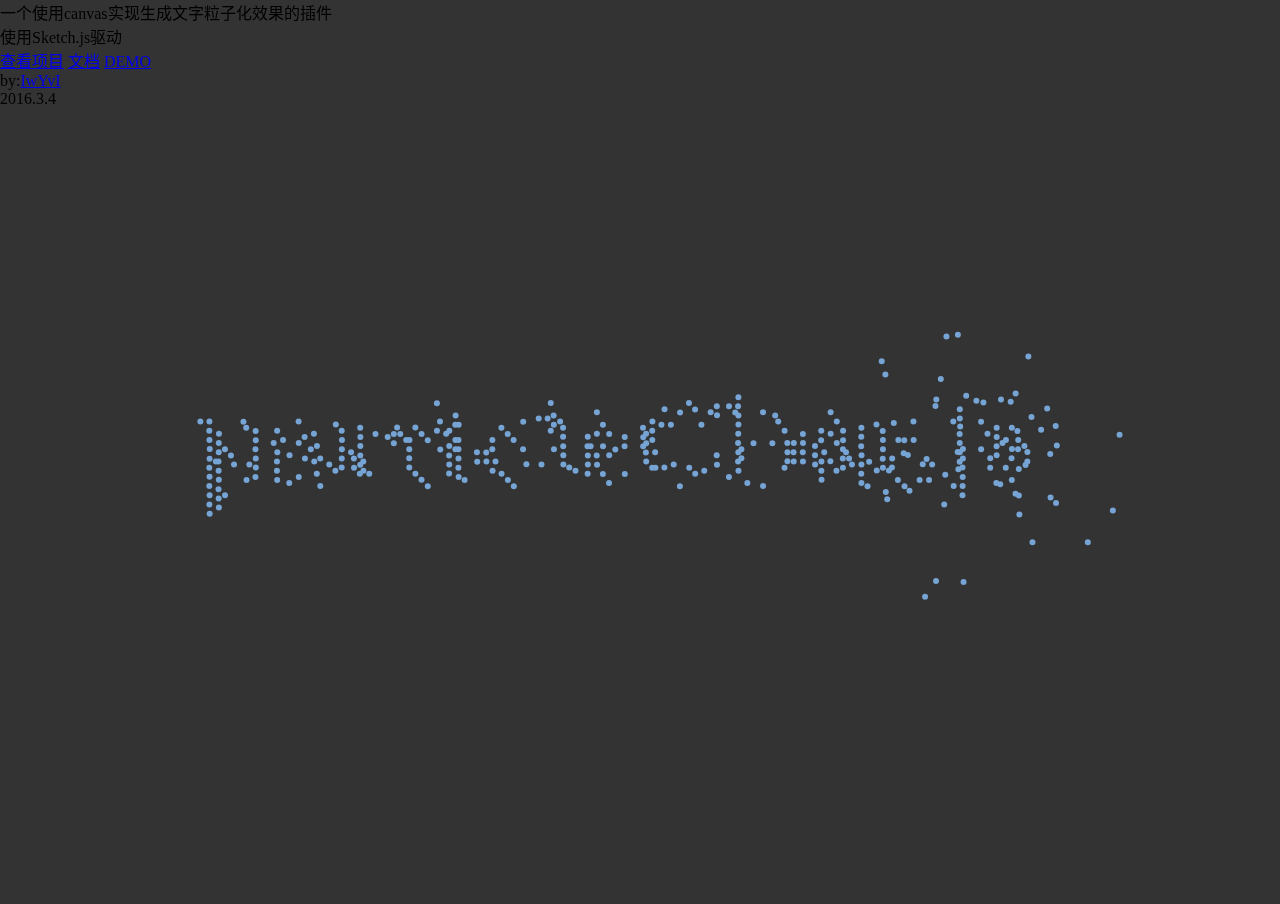
<file: index.html>
<!doctype html>
<html lang="zh-cn">
<head>
	<meta charset="UTF-8">
	<meta name="format-detection" content="telephone=no"/>
	<meta name="apple-mobile-app-status-bar-style" content="black" />
	<meta name="apple-touch-fullscreen" content="YES" />
	<meta name="apple-mobile-web-app-capable" content="yes" />
	<meta name="viewport" content="width=device-width, initial-scale=1.0,  minimum-scale=1.0, maximum-scale=1.0" />
	<title>particleChar.js</title>
	<link rel="stylesheet" href="css/main.css">
	<script src="js/sketch.min.js"></script>
	<script src="js/particleChar.js"></script>
</head>
<body>
	<div id="particleChar"></div>
	<div id="container">
		<div class="cardwrap">
			<div class="card">
				<div class="detail">
					<p>一个使用canvas实现生成文字粒子化效果的插件</p>
					<p>使用Sketch.js驱动</p>
				</div>
				<a href="https://github.com/IwYvI/particleChar" class="button">查看项目</a>
				<a href="doc.html" class="button">文档</a>
				<a href="demo.html" class="button">DEMO</a>
				<div class="copyright">
					<p>by:<a href="https://github.com/IwYvI">IwYvI</a></p>
					<p>2016.3.4</p>
				</div>
			</div>
		</div>
	</div>

	<script src="js/main.js"></script>
</body>
</file>
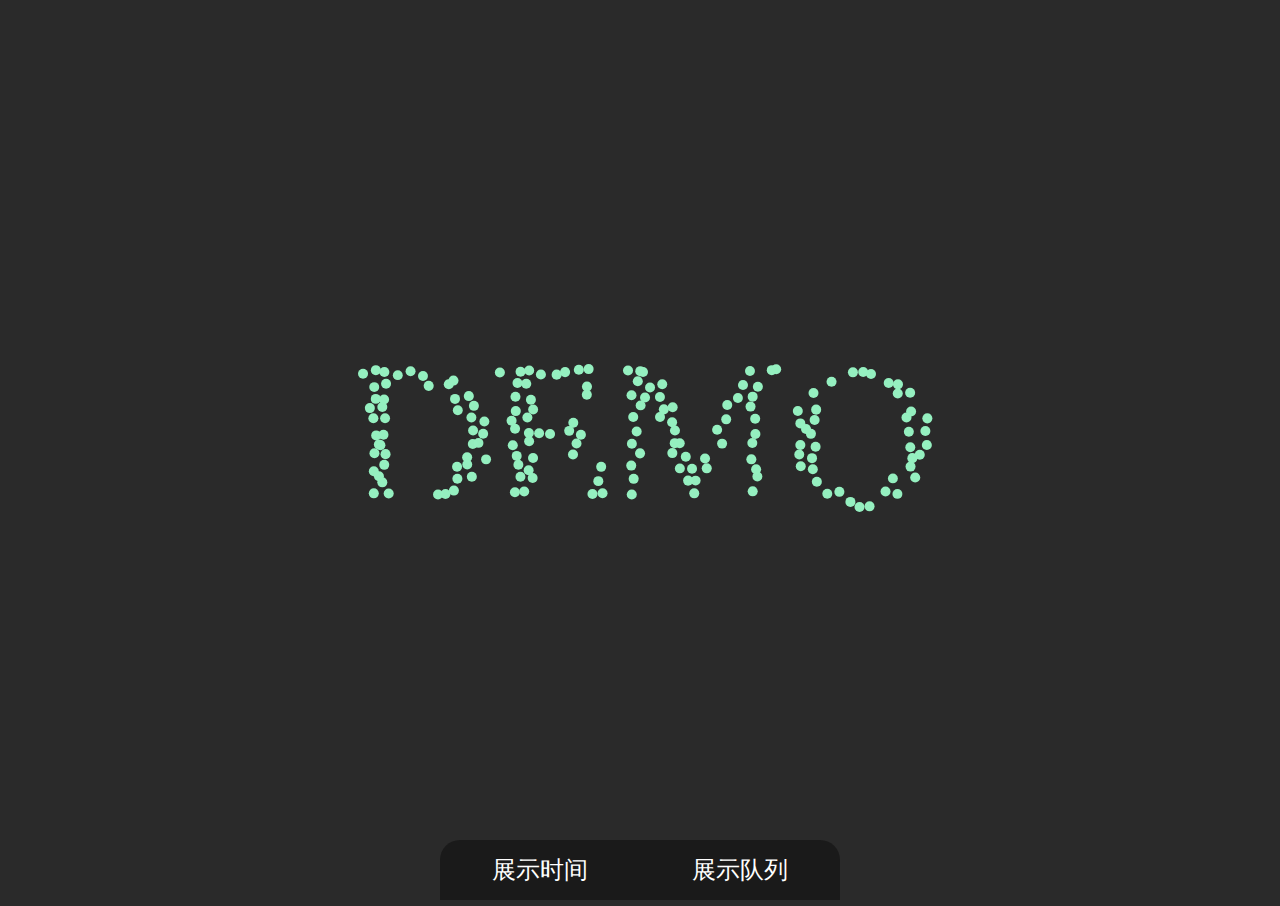
<file: demo.html>
<!doctype html>
<html lang="zh">
<head>
	<meta charset="UTF-8">
	<meta name="format-detection" content="telephone=no"/>
	<meta name="apple-mobile-app-status-bar-style" content="black" />
	<meta name="apple-touch-fullscreen" content="YES" />
	<meta name="apple-mobile-web-app-capable" content="yes" />
	<meta name="viewport" content="width=device-width, initial-scale=1.0,  minimum-scale=1.0, maximum-scale=1.0" />
	<title>文字粒子化</title>
	<link rel="stylesheet" href="css/demo.css">
	<body>
		<div id="particleChar"></div>
		<div class="select">
			<div class="leftpart" id="time">展示时间</div>
			<div class="rightpart" id="queue">展示队列</div>
		</div>
		<script src="js/sketch.min.js"></script>
		<script src="js/particleChar.js"></script>
		<script src="js/demo.js"></script>
	</body>
</head>
</file>
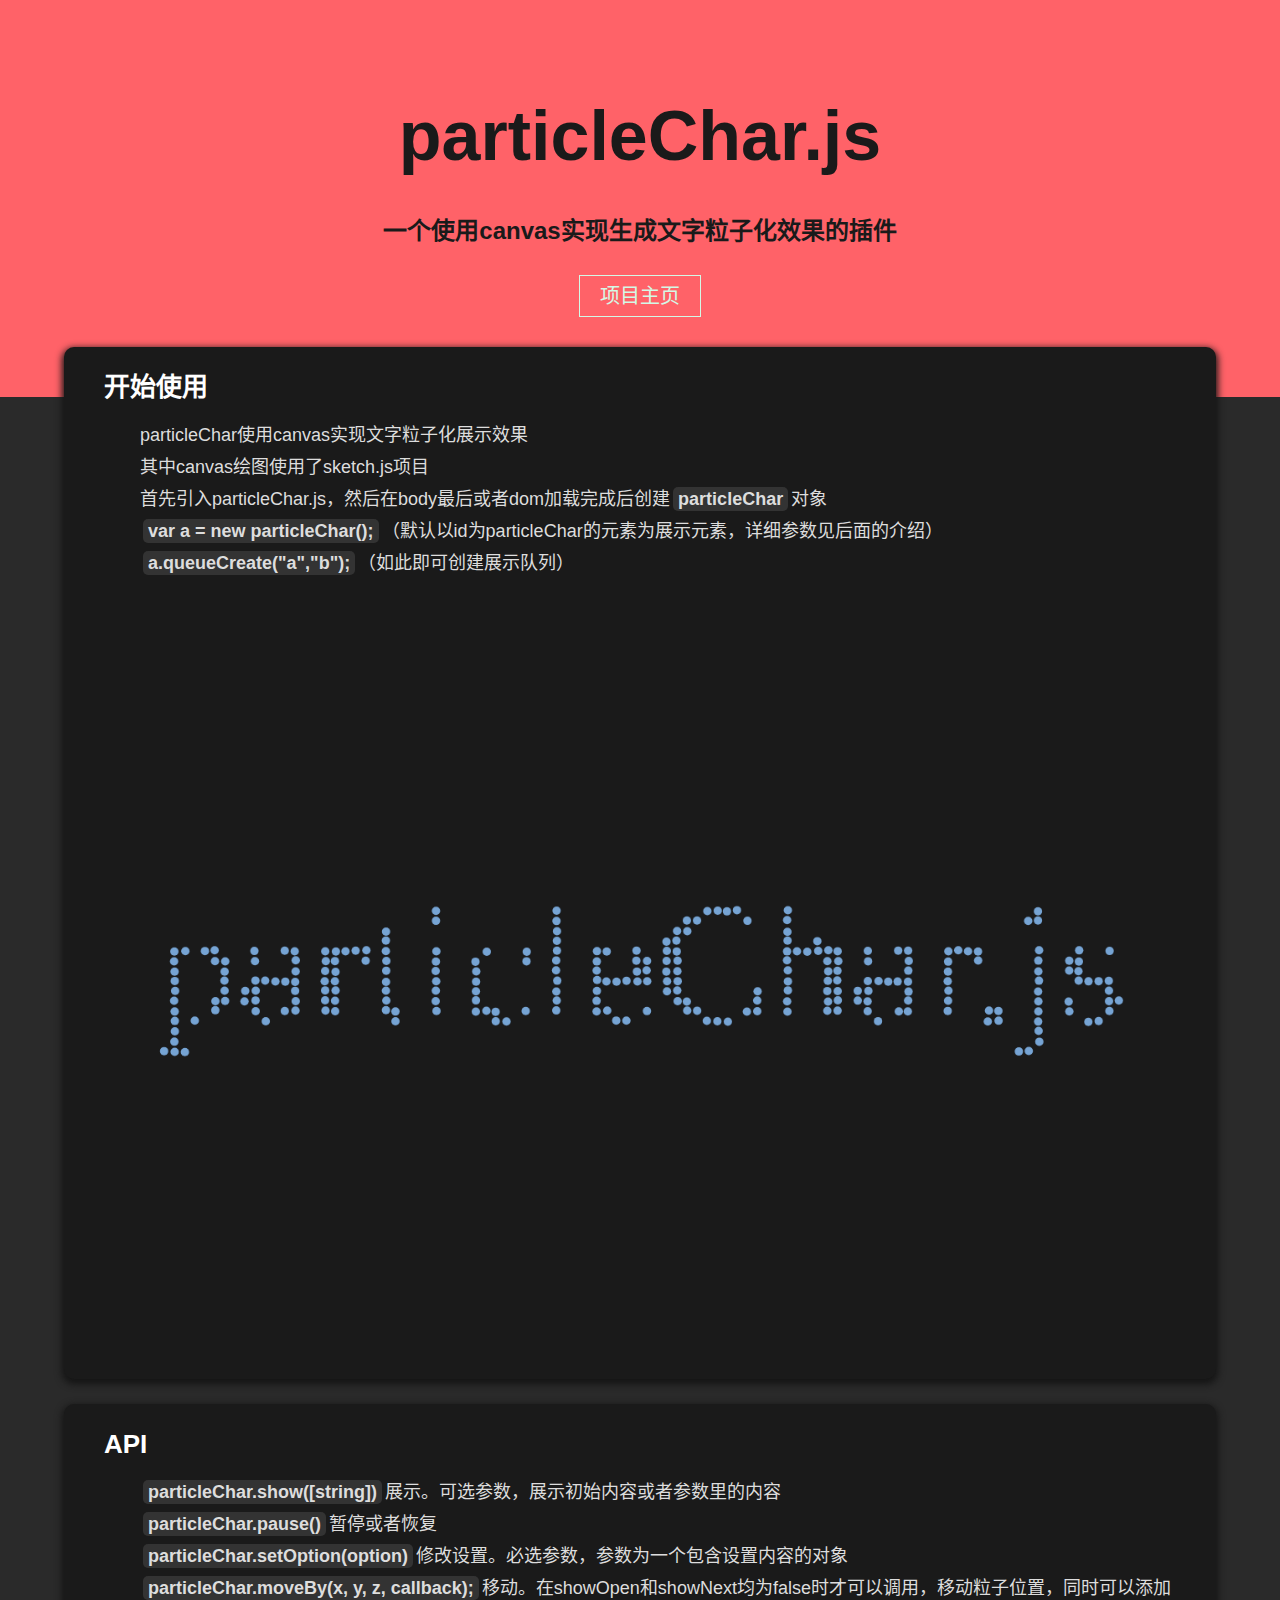
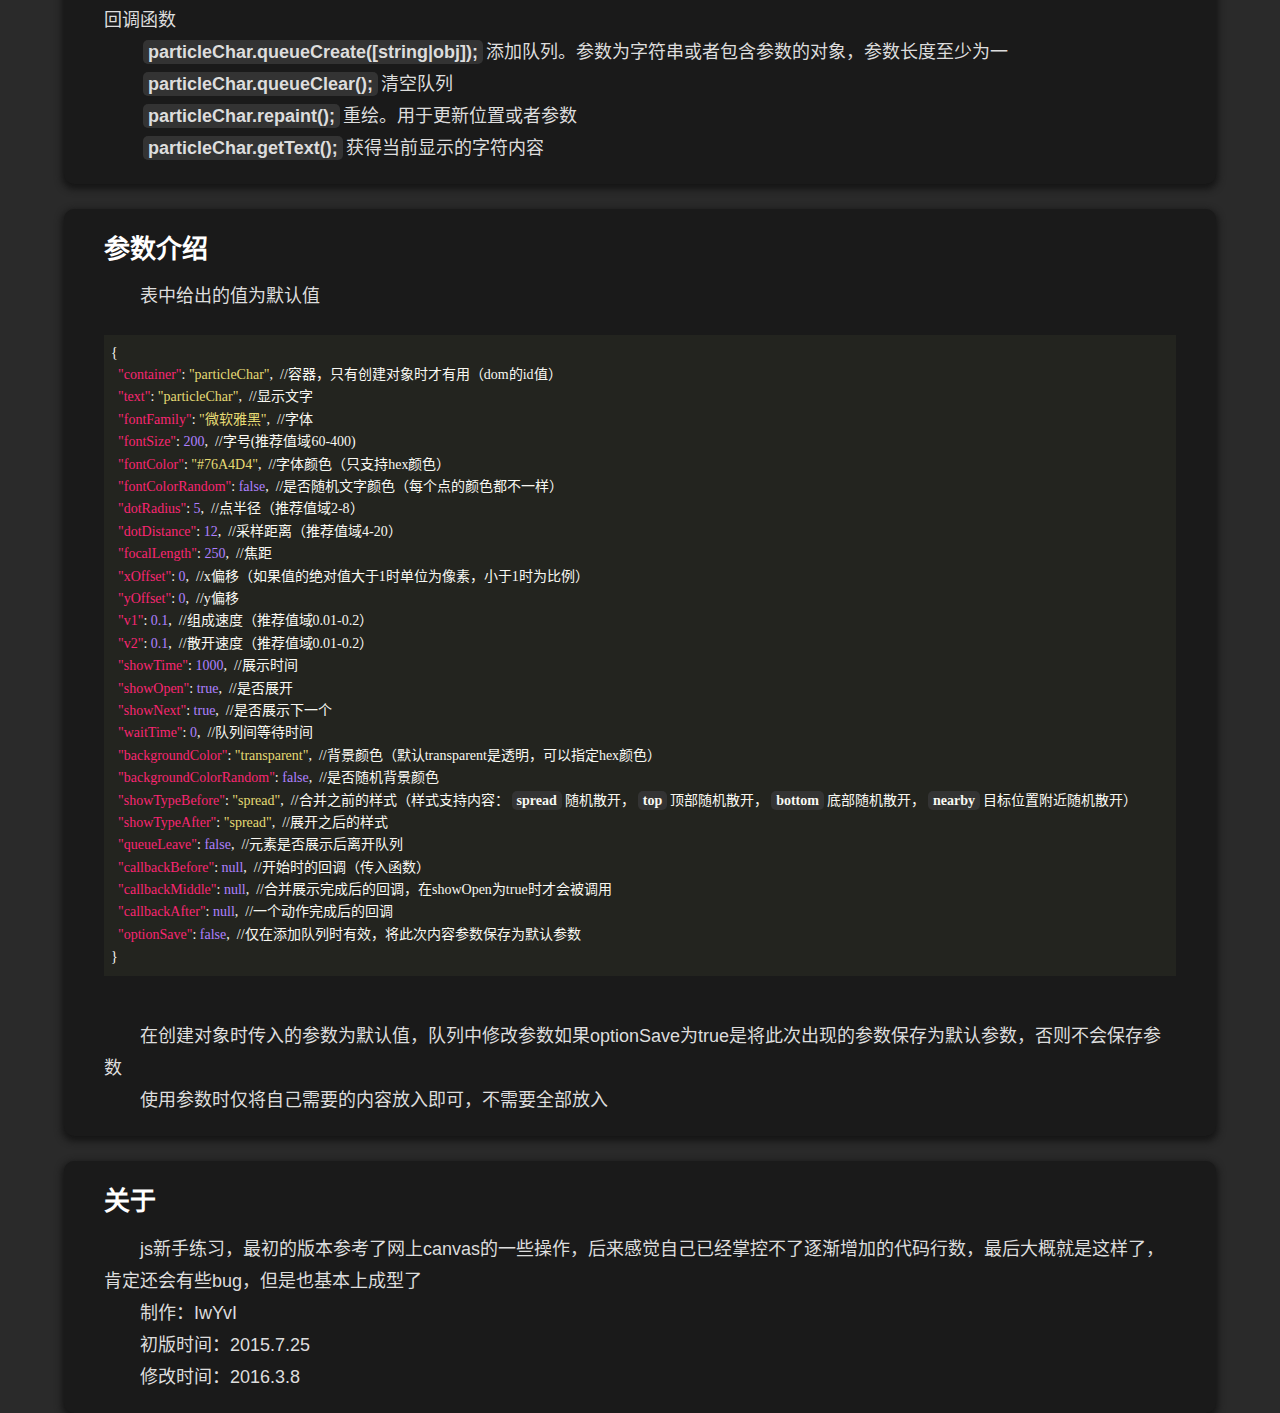
<file: doc.html>
<!doctype html>
<html lang="zh-cn">
<head>
	<meta charset="UTF-8">
	<meta name="format-detection" content="telephone=no"/>
	<meta name="apple-mobile-app-status-bar-style" content="black" />
	<meta name="apple-touch-fullscreen" content="YES" />
	<meta name="apple-mobile-web-app-capable" content="yes" />
	<meta name="viewport" content="width=device-width, initial-scale=1.0,  minimum-scale=1.0, maximum-scale=1.0" />
	<title>文档 | particleChar.js</title>
	<link rel="stylesheet" href="css/doc.css">
	<link rel="stylesheet" href="css/monokai-sublime.css">
	<script src="js/highlight.pack.js"></script>
	<script src="js/sketch.min.js"></script>
	<script src="js/particleChar.js"></script>
</head>
<body>
	<header>
		<h1 id="title">particleChar.js</h1>
		<h3 id="subtitle">一个使用canvas实现生成文字粒子化效果的插件</h3>
		<div id="homepage">
			<a href="http://iwyvi.github.io/particleChar" class="button">项目主页</a>
		</div>
	</header>
	<div class="container">
		<div class="card">
			<div class="cardtitle">开始使用</div>
			<div class="cardcontent">
				<p>particleChar使用canvas实现文字粒子化展示效果</p>
				<p>其中canvas绘图使用了<a href="https://github.com/soulwire/sketch.js">sketch.js</a>项目</p>
				<p>首先引入particleChar.js，然后在body最后或者dom加载完成后创建<b>particleChar</b>对象</p>
				<p><b>var a = new particleChar();</b>（默认以id为particleChar的元素为展示元素，详细参数见后面的介绍）</p>
				<p><b>a.queueCreate("a","b");</b>（如此即可创建展示队列）</p>
			</div>
			<div class="cardcontent">
				<div id="start"></div>
			</div>
		</div>
		<div class="card">
			<div class="cardtitle">API</div>
			<div class="cardcontent">
				<p><b>particleChar.show([string])</b>展示。可选参数，展示初始内容或者参数里的内容</p>
				<p><b>particleChar.pause()</b>暂停或者恢复</p>
				<p><b>particleChar.setOption(option)</b>修改设置。必选参数，参数为一个包含设置内容的对象</p>
				<p><b>particleChar.moveBy(x, y, z, callback);</b>移动。在showOpen和showNext均为false时才可以调用，移动粒子位置，同时可以添加回调函数</p>
				<p><b>particleChar.queueCreate([string|obj]);</b>添加队列。参数为字符串或者包含参数的对象，参数长度至少为一</p>
				<p><b>particleChar.queueClear();</b>清空队列</p>
				<p><b>particleChar.repaint();</b>重绘。用于更新位置或者参数</p>
				<p><b>particleChar.getText();</b>获得当前显示的字符内容</p>
			</div>
		</div>
		<div class="card">
			<div class="cardtitle">参数介绍</div>
			<p>表中给出的值为默认值</p>
			<pre>
			<code class="json">{
  "container": "particleChar",  //容器，只有创建对象时才有用（dom的id值）
  "text": "particleChar",  //显示文字
  "fontFamily": "微软雅黑",  //字体
  "fontSize": 200,  //字号(推荐值域60-400)
  "fontColor": "#76A4D4",  //字体颜色（只支持hex颜色）
  "fontColorRandom": false,  //是否随机文字颜色（每个点的颜色都不一样）
  "dotRadius": 5,  //点半径（推荐值域2-8）
  "dotDistance": 12,  //采样距离（推荐值域4-20）
  "focalLength": 250,  //焦距
  "xOffset": 0,  //x偏移（如果值的绝对值大于1时单位为像素，小于1时为比例）
  "yOffset": 0,  //y偏移
  "v1": 0.1,  //组成速度（推荐值域0.01-0.2）
  "v2": 0.1,  //散开速度（推荐值域0.01-0.2）
  "showTime": 1000,  //展示时间
  "showOpen": true,  //是否展开
  "showNext": true,  //是否展示下一个
  "waitTime": 0,  //队列间等待时间
  "backgroundColor": "transparent",  //背景颜色（默认transparent是透明，可以指定hex颜色）
  "backgroundColorRandom": false,  //是否随机背景颜色
  "showTypeBefore": "spread",  //合并之前的样式（样式支持内容：<b>spread</b>随机散开，<b>top</b>顶部随机散开，<b>bottom</b>底部随机散开，<b>nearby</b>目标位置附近随机散开）
  "showTypeAfter": "spread",  //展开之后的样式
  "queueLeave": false,  //元素是否展示后离开队列
  "callbackBefore": null,  //开始时的回调（传入函数）
  "callbackMiddle": null,  //合并展示完成后的回调，在showOpen为true时才会被调用
  "callbackAfter": null,  //一个动作完成后的回调
  "optionSave": false,  //仅在添加队列时有效，将此次内容参数保存为默认参数
}</code>
			</pre>
			<p>在创建对象时传入的参数为默认值，队列中修改参数如果optionSave为true是将此次出现的参数保存为默认参数，否则不会保存参数</p>
			<p>使用参数时仅将自己需要的内容放入即可，不需要全部放入</p>
		</div>
		<div class="card">
			<div class="cardtitle">关于</div>
			<p>js新手练习，最初的版本参考了网上canvas的一些操作，后来感觉自己已经掌控不了逐渐增加的代码行数，最后大概就是这样了，肯定还会有些bug，但是也基本上成型了</p>
			<p>制作：<a href="https://github.com/IwYvI">IwYvI</a></p>
			<p>初版时间：2015.7.25</p>
			<p>修改时间：2016.3.8</p>
		</div>
	</div>
<script>
	var start = new particleChar({container: "start",showOpen:false,showTypeBefore:"nearby"});
	start.queueCreate("particleChar.js","开始使用","首先引入文件","然后创建对象","之后创建队列","或者直接展示");
	hljs.initHighlightingOnLoad();
</script>
</body>
</file>
<file: css/main.css>
*{
	border: 0;
	margin: 0;
	padding: 0;
}
body{
	background-color: #333;
	width: 100%;
	height: 100%;
	overflow: hidden;
}
#container{
	position: absolute;
	top: 0;
	left: 0;
	z-index: 0;
	width: 100%;
	height: 100%;
}
.sketch{
	width: 100%;
	height: 100%;
}
#control{
	width: 250px;
	height: auto;
	background-color: rgba(22,22,22,0.4);
	padding-bottom: 20px;
	transition: all 0.5s ease;
	margin-top: 30px;
	position: relative;
	margin-left: -230px;
	z-index: 1;
}
#control input{
	display: block;
	padding-top: 20px;
	margin: 0 auto;
	width: 80%;
	font-family: "微软雅黑";
	background-color: transparent;
	border: 0;
	color: #eee;
	font-size: 25px;
	outline:none;
	border-bottom: 2px solid #aaa;
	text-align: center;
}
#control input:hover{
	border-bottom: 2px solid #83b6eb;
}
#control input:focus{
	border-bottom: 2px solid #83b6eb;
}
#fontfamily{
	display: block;
	margin: 10px auto;
	color: #111;
	font-size: 25px;
	width: 80%;
	outline:none;
	font-family: "微软雅黑";
	text-align: center;
}
#fontfamily option{
	outline:none;
	background-color: transparent;
}
.submit{
	clear: both;
	display: block;
	background-color: red;
	width: 80%;
	margin: 20px auto 0;
	text-align: center;
	text-decoration: none;
	color: #eee;
	font-size: 25px;
	font-family: "微软雅黑";
	padding: 10px 0;
}
#fps{
	position: fixed;
	top: 0;
	left: 0;
	color: #fff;
	font-size: 1.5em;
	z-index: 99;
	-webkit-user-select: none;
	-moz-user-select: none;
	-ms-user-select: none;
	user-select: none;
}
.tip{
	position: absolute;
	left: 250px;
	width: 200px;
	background-color: rgba(33,33,33,0.4);
	color: #ccc;
	padding: 5px 0;
	display: none;
	text-align: center;
}
#indextip{
	top: 20px;
}
#fontsizetip{
	top: 70px;
}
#fontfamilytip{
	top: 125px;
}
#dotradiustip{
	top: 180px;
}
#dotdistancetip{
	top: 230px;
}
#opentip{
	position: absolute;
	top: 350px;
	left: 250px;
	width: 30px;
	height: 80px;
	background-color: rgba(210,53,20,0.6);
}

.hr{
	clear: both;
	border-top: 2px solid #555;
	width: 100%;
	margin-top: 10px;
	margin-bottom: 5px;
}


.checkboxs{
	clear: both;
	width: 80%;
	height: 40px;
	display: block;
	margin: auto;
	margin-top: 10px;
}
.checkboxs h3{
	display: block;
	width: 100px;
	float: left;
	color: #eee;
	font-size: 22px;
	font-family: "微软雅黑";
	position: relative;
	top: 5px;
	text-align: center;
}
.checkboxTwo {
	width: 80px;
	height: 40px;
	background: #333;
	margin-right: 10px;
	border-radius: 50px;
	float: right;
	position: relative;
}
.checkboxTwo:before {
	content: '';
	position: absolute;
	top: 19px;
	left: 14px;
	height: 2px;
	width: 50px;
	background: #111;
}
.checkboxTwo label {
	display: block;
	width: 22px;
	height: 22px;
	border-radius: 50%;
	-webkit-transition: all .5s ease;
	-moz-transition: all .5s ease;
	-o-transition: all .5s ease;
	-ms-transition: all .5s ease;
	transition: all .5s ease;
	cursor: pointer;
	position: absolute;
	top: 9px;
	z-index: 1;
	left: 12px;
	background: #ddd;
}
.checkboxTwo input[type=checkbox]:checked + label {
	left: 46px;
	background: #26ca28;
}
input[type=checkbox] {
	visibility: hidden;
}
</file>
<file: css/demo.css>
@charset "UTF-8";
/* Clear */
html, body, div, span, applet, object, iframe, h1, h2, h3, h4, h5, h6, p, blockquote, pre, a, abbr, acronym, address, big, cite, code, del, dfn, em, font, img, ins, kbd, q, s, samp, small, strike, strong,
sub, sup, tt, var, b, u, i, center, dl, dt, dd, ol, ul, li, fieldset, form, label, legend, table, caption, tbody, tfoot, thead, tr, th, td {
  margin: 0;
  padding: 0;
  border: 0;
  outline: 0;
  font-size: 100%;
  background: transparent; }

* {
  word-wrap: break-word; }

body, textarea, pre, input {
  -webkit-tap-highlight-color: rgba(255,255,255,0);
  font: 14px/1.6 microsoft yahei,Helvetica,arial,sans-serif; }

ol, ul {
  list-style: none; }

:focus {
  outline: 0; }

table {
  border-collapse: collapse;
  border-spacing: 0; }

a {
  -webkit-tap-highlight-color: rgba(255,255,255,0);
  text-decoration: none; }

input, textarea {
  margin: 0;
  padding: 0;
  outline: 0;
  font-size: 100%;
  vertical-align: baseline; }

textarea {
  resize: none; }

img {
  border: 0 none;
  margin: 0;
  padding: 0; }

input:focus, textarea:focus {
  outline: none; }

ul, dl, ol, li, dd, p, dt, h1, h2, h3, h4 {
  list-style: none;
  margin: 0;
  padding: 0; }

input, textarea {
  margin: 0;
  padding: 0;
  outline: 0;
  font-size: 100%;
  vertical-align: baseline; }

textarea, input[type="text"], input[type="password"] {
  background: #fff; }

a {
  color: #888;
  text-decoration: none; }

a:focus {
  outline: medium none; }

.clear:before, .clear:after {
  content: "";
  display: table; }

.clear {
  clear: both;
  display: block;
  overflow: hidden;
  visibility: hidden;
  height: 1px;
  zoom: 1; }

/* Clear Ends*/
html{
  width: 100%;
  height: 100%;
}
body{
  width: 100%;
  height: 100%;
  background-color: #2a2a2a;
  overflow: hidden;
}
#particleChar{
	position: absolute;
	top: 0;
	left: 0;
	z-index: 0;
	width: 100%;
	height: 100%;
}
.sketch{
	width: 100%;
	height: 100%;
}
.select{
	position: fixed;
	bottom: 0;
	left: 50%;
	margin-left: -200px;
	border-top-left-radius: 20px;
	border-top-right-radius: 20px;
	overflow: hidden;
}
.select div{
	text-align: center;
	line-height: 60px;
	height: 60px;
	color: #ffffff;
	font-size: 24px;
	cursor: pointer;
	background-color: #1a1a1a;
	transition: all 0.4s ease;
}
.select div:hover{
	background-color: #444;
}
div.selected,div.selected:hover{
	background-color: #ff6268;
}
.leftpart{
	float: left;
	width: 200px;
}
.rightpart{
	float: right;
	width: 200px;
}
</file>
<file: css/doc.css>
@charset "UTF-8";
/* Clear */
html, body, div, span, applet, object, iframe, h1, h2, h3, h4, h5, h6, p, blockquote, pre, a, abbr, acronym, address, big, cite, code, del, dfn, em, font, img, ins, kbd, q, s, samp, small, strike, strong,
sub, sup, tt, var, b, u, i, center, dl, dt, dd, ol, ul, li, fieldset, form, label, legend, table, caption, tbody, tfoot, thead, tr, th, td {
  margin: 0;
  padding: 0;
  border: 0;
  outline: 0;
  font-size: 100%;
  background: transparent; }

* {
  word-wrap: break-word; }

body, textarea, pre, input {
  -webkit-tap-highlight-color: rgba(255,255,255,0);
  font: 14px/1.6 microsoft yahei,Helvetica,arial,sans-serif; }

ol, ul {
  list-style: none; }

:focus {
  outline: 0; }

table {
  border-collapse: collapse;
  border-spacing: 0; }

a {
  -webkit-tap-highlight-color: rgba(255,255,255,0);
  text-decoration: none; }

input, textarea {
  margin: 0;
  padding: 0;
  outline: 0;
  font-size: 100%;
  vertical-align: baseline; }

textarea {
  resize: none; }

img {
  border: 0 none;
  margin: 0;
  padding: 0; }

input:focus, textarea:focus {
  outline: none; }

ul, dl, ol, li, dd, p, dt, h1, h2, h3, h4 {
  list-style: none;
  margin: 0;
  padding: 0; }

input, textarea {
  margin: 0;
  padding: 0;
  outline: 0;
  font-size: 100%;
  vertical-align: baseline; }

textarea, input[type="text"], input[type="password"] {
  background: #fff; }

a {
  color: #888;
  text-decoration: none; }

a:focus {
  outline: medium none; }

.clear:before, .clear:after {
  content: "";
  display: table; }

.clear {
  clear: both;
  display: block;
  overflow: hidden;
  visibility: hidden;
  height: 1px;
  zoom: 1; }

/* Clear Ends*/

.sketch{
  width: 100%;
  height: 100%;
}
body{
  background-color: #2a2a2a;
}

header{
  text-align: center;
  background-color: #ff6268;
  position: relative;
  z-index: 0;
}
#title{
  margin: 0;
  padding-top: 80px;
  padding-bottom: 20px;
  font-size: 70px;
  color: #1a1a1a;
}
#subtitle{
  margin: 0;
  padding-bottom: 10px;
  font-size: 24px;
  color: #1a1a1a;
}
#homepage{
  padding-bottom: 80px;
}
.button{
  color: #d4f9e6;
  font-size: 20px;
  text-align: center;
  margin: auto;
  display: block;
  line-height: 40px;
  width: 120px;
  border: 1px solid #d4f9e6;
  margin-top: 15px;
  transition: all 0.2s ease;
}
.button:hover{
  background-color: rgba(100,100,100,0.4);
}
.container{
  width: 1200px;
  height: 0;
  margin: -50px auto 0;
}

.hljs{
  font-family: "Consolas";
}

.card{
  min-height: 200px;
  width: 96%;
  background-color: #1a1a1a;
  margin: auto;
  border: 0;
  border-radius: 10px;
  margin-bottom: 25px;
  box-shadow: 0 3px 7px 2px #151515;
  box-sizing: border-box;
  padding: 20px 40px;
  position: relative;
  z-index: 1;
}

.cardtitle{
  font-size: 26px;
  color: #ffffff;
  padding-bottom: 10px;
  font-weight: bold;

}

.card p{
  font-size: 18px;
  line-height: 32px;
  text-indent: 2em;
  color: #dddddd;
}

.card a{
  color: #dddddd;
}
.card a:hover{
  text-decoration: underline;
}
.card b{
  padding-left: 5px;
  padding-top: 2px;
  padding-bottom: 2px;
  padding-right: 5px;
  margin-left: 3px;
  margin-right: 3px;
  background-color: #333;
  border-radius: 5px;
}

.cardcontent{
  width: 100%;
  margin-bottom: 20px;
}
.cardcontent:last-child{
  margin-bottom: 0;
}

.cardpart{
  width: 50%;
  float: left;
  padding: 5px;
  box-sizing: border-box;
}
#start{
  width: 100%;
}

@media screen and (max-width: 1200px){
  .container{
    width: 95%;
  }
}
@media screen and (max-width: 1024px){
  .cardpart{
    width: 100%;
    float: none;
  }
}
@media screen and (max-width: 580px){
  #title{
    font-size: 60px;
  }
  #subtitle{
    font-size: 20px;
  }
}
@media screen and (max-width: 460px){
  #title{
    font-size: 40px;
  }
  #subtitle{
    font-size: 16px;
  }
}
</file>
<file: css/monokai-sublime.css>
/*

Monokai Sublime style. Derived from Monokai by noformnocontent http://nn.mit-license.org/

*/

.hljs {
  display: block;
  overflow-x: auto;
  padding: 0.5em;
  background: #23241f;
}

.hljs,
.hljs-tag,
.hljs-subst {
  color: #f8f8f2;
}

.hljs-strong,
.hljs-emphasis {
  color: #a8a8a2;
}

.hljs-bullet,
.hljs-quote,
.hljs-number,
.hljs-regexp,
.hljs-literal,
.hljs-link {
  color: #ae81ff;
}

.hljs-code,
.hljs-title,
.hljs-section,
.hljs-selector-class {
  color: #a6e22e;
}

.hljs-strong {
  font-weight: bold;
}

.hljs-emphasis {
  font-style: italic;
}

.hljs-keyword,
.hljs-selector-tag,
.hljs-name,
.hljs-attr {
  color: #f92672;
}

.hljs-symbol,
.hljs-attribute {
  color: #66d9ef;
}

.hljs-params,
.hljs-class .hljs-title {
  color: #f8f8f2;
}

.hljs-string,
.hljs-type,
.hljs-built_in,
.hljs-builtin-name,
.hljs-selector-id,
.hljs-selector-attr,
.hljs-selector-pseudo,
.hljs-addition,
.hljs-variable,
.hljs-template-variable {
  color: #e6db74;
}

.hljs-comment,
.hljs-deletion,
.hljs-meta {
  color: #75715e;
}
</file>
